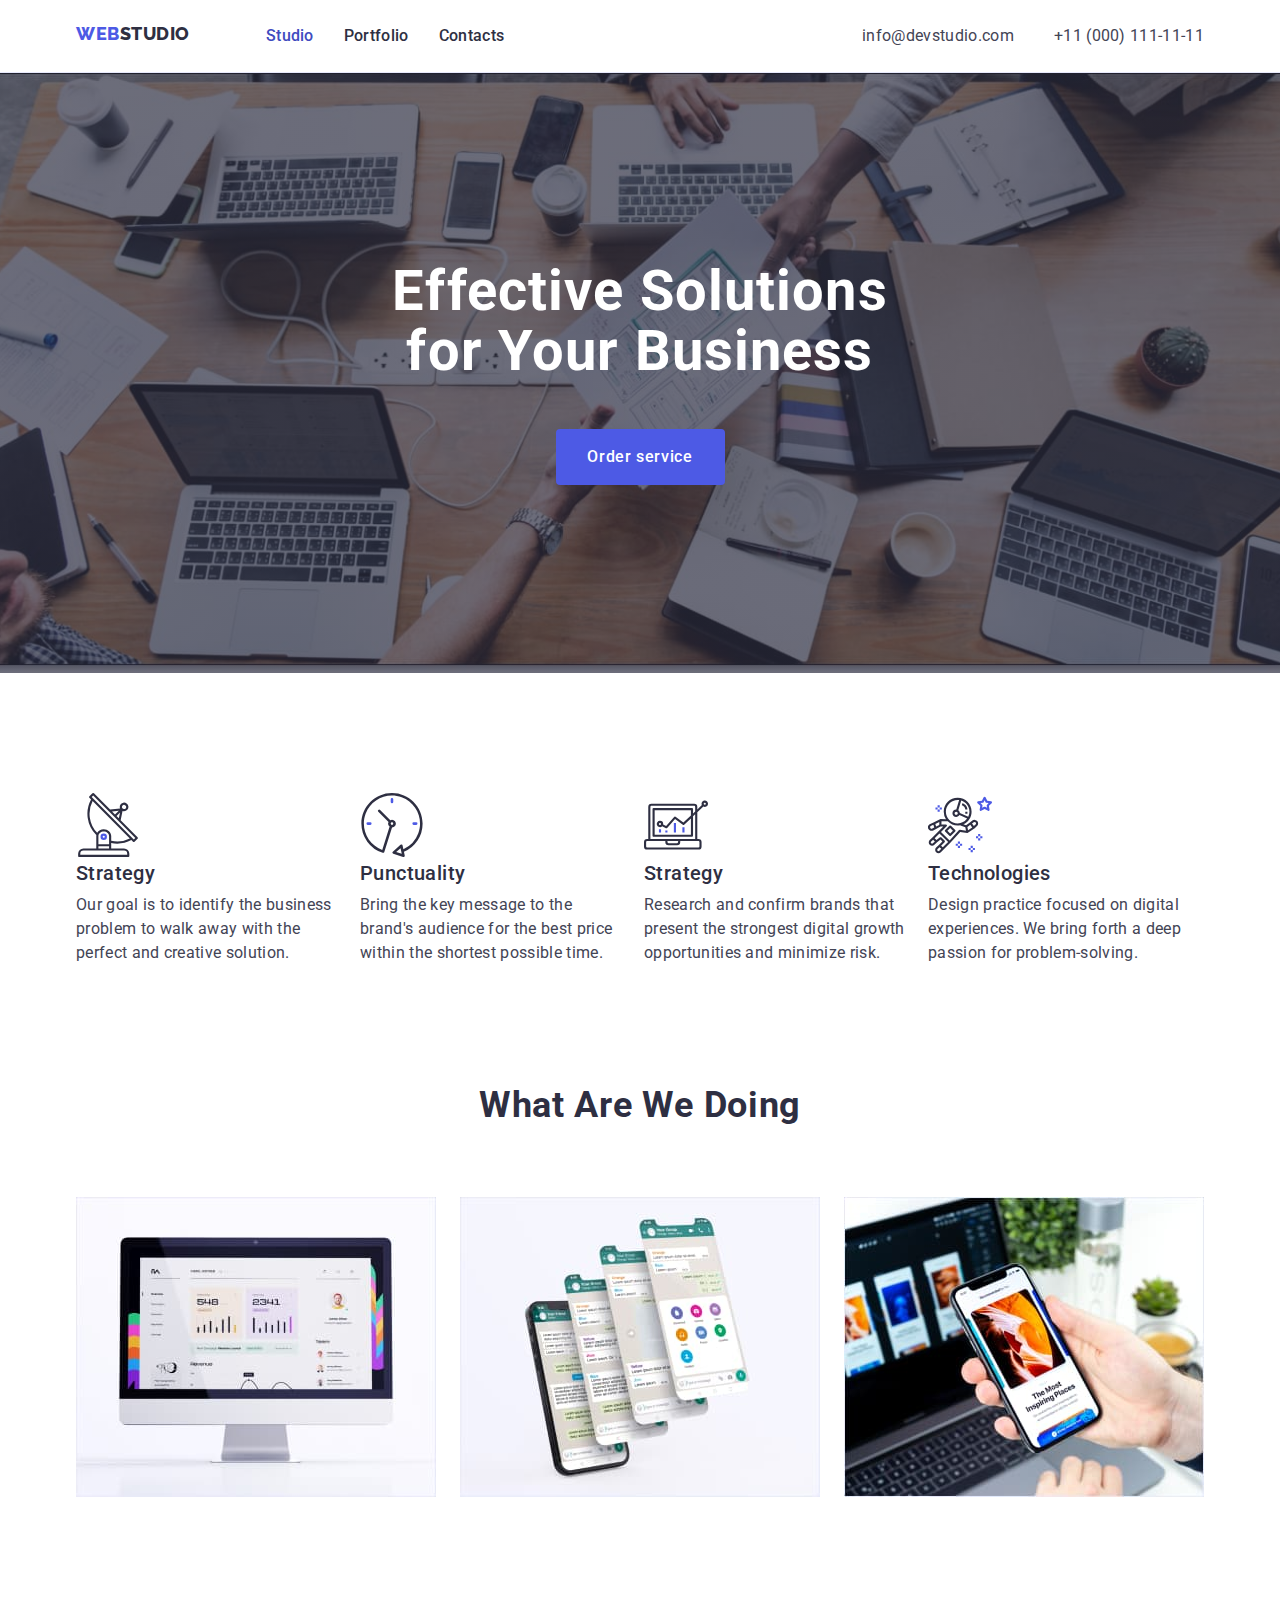
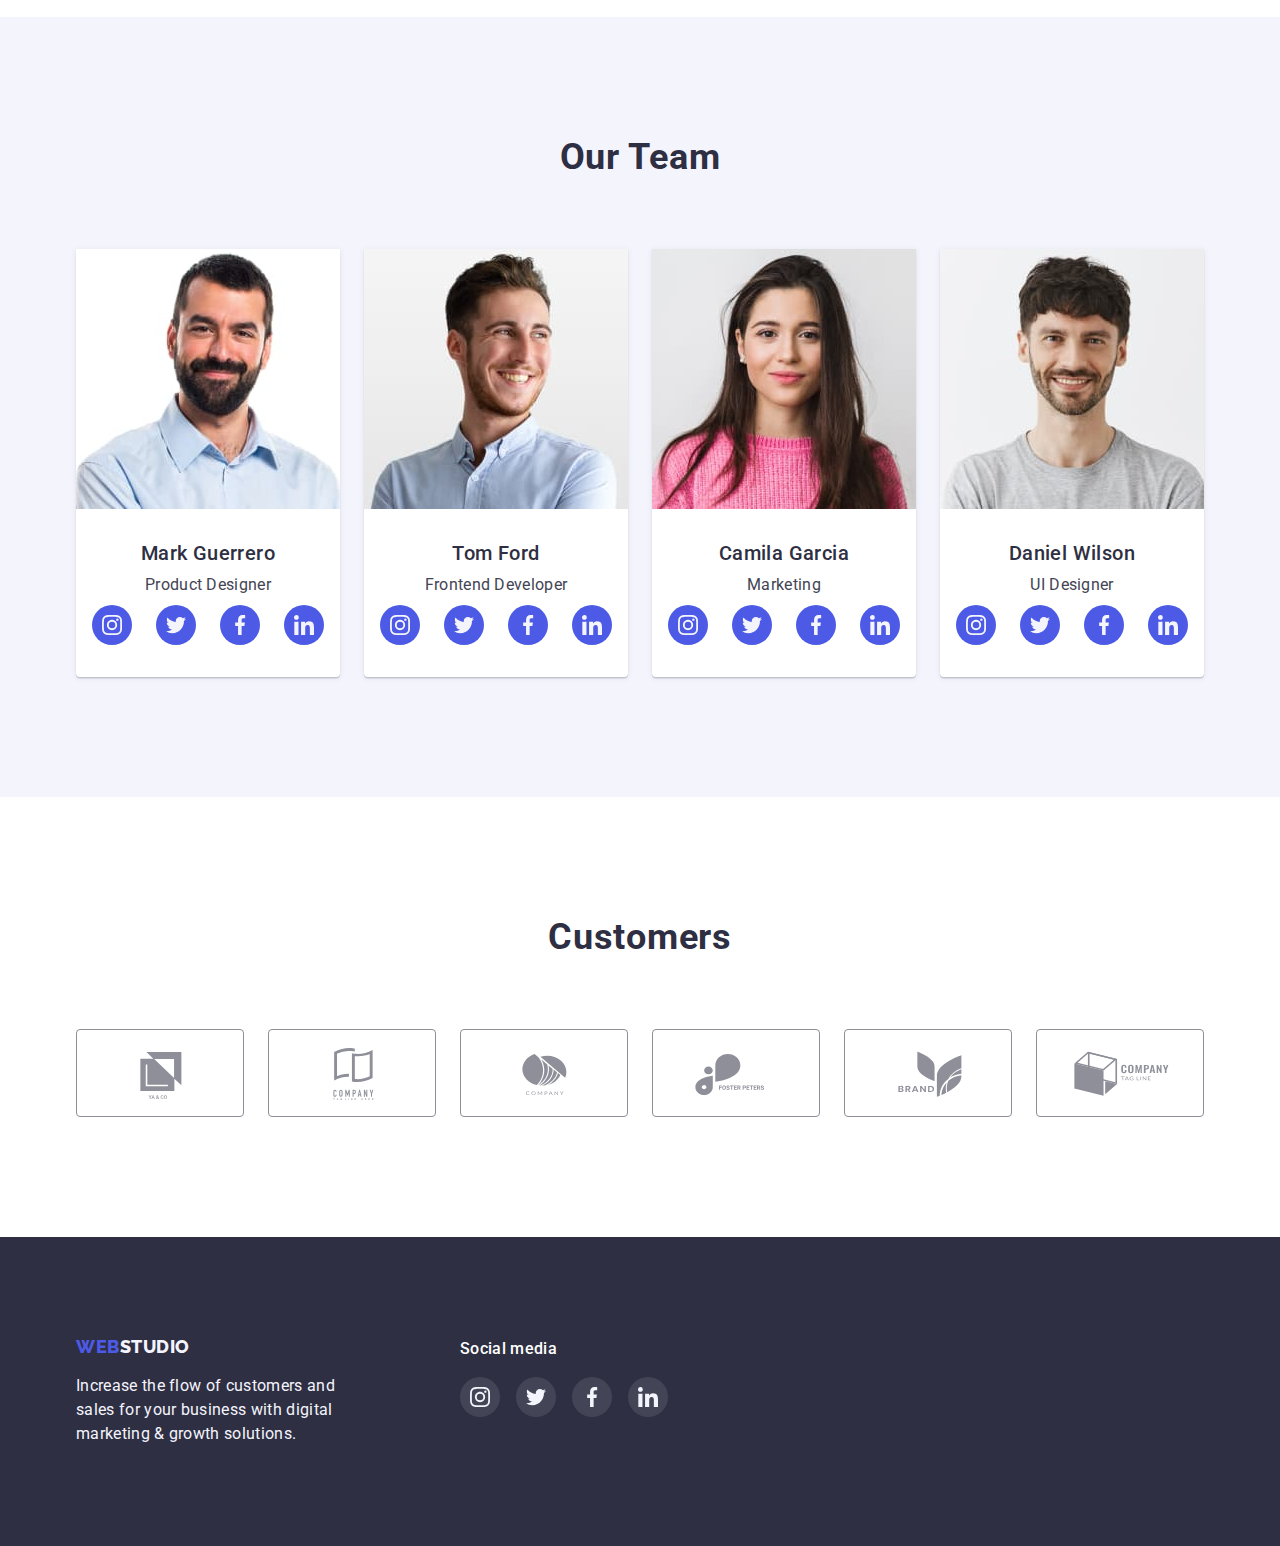
<file: index.html>
<!DOCTYPE html>
<html lang="en">
  <head>
    <meta charset="UTF-8" />
    <meta http-equiv="X-UA-Compatible" content="IE=edge" />
    <meta name="viewport" content="width=device-width, initial-scale=1.0" />
    <title>Document</title>
    <link rel="preconnect" href="https://fonts.googleapis.com" />
    <link rel="preconnect" href="https://fonts.gstatic.com" crossorigin />
    <link
      href="https://fonts.googleapis.com/css2?family=Raleway:wght@800&family=Roboto:wght@400;500;700;900&display=swap"
      rel="stylesheet"
    />
    <link
      rel="stylesheet"
      href="https://cdnjs.cloudflare.com/ajax/libs/modern-normalize/1.1.0/modern-normalize.min.css"
    />
    <link rel="stylesheet" href="./css/styles.css" />
  </head>
  <body>
    <header class="header">
      <div class="container header-container">
        <nav class="nav-header">
          <a class="web" href="./index.html"
            >Web<span class="studio">Studio</span></a
          >
          <ul class="header-menu list">
            <li class="header-menu-item">
              <a class="header-menu-link active" href="./index.html">Studio</a>
            </li>
            <li class="header-menu-item">
              <a class="header-menu-link" href="./portfolio.html">Portfolio</a>
            </li>
            <li class="header-menu-item">
              <a class="header-menu-link" href="#">Contacts</a>
            </li>
          </ul>
        </nav>

        <address class="address">
          <ul class="address-section list">
            <li class="address-item">
              <a class="address-link" href="mailto:info@devstudio.com"
                >info@devstudio.com</a
              >
            </li>
            <li class="address-item">
              <a class="address-link" href="tel:+110001111111"
                >+11 (000) 111-11-11</a
              >
            </li>
          </ul>
        </address>
      </div>
    </header>
    <main>
      <section class="section second-section">
        <div class="container second-container">
          <h1 class="header-main">Effective Solutions for Your Business</h1>
          <button class="button" type="button">Order service</button>
        </div>
      </section>

      <section class="section">
        <div class="container third-section">
          <h2 hidden>Our mission</h2>
          <ul class="third-section-list">
            <li class="third-section-item">
              <svg class="mission-icon" width="64" height="64">
                <use href="./images/icons.svg#icon-antenna"></use>
              </svg>
              <h3 class="mission">Strategy</h3>
              <p class="mission-p">
                Our goal is to identify the business problem to walk away with
                the perfect and creative solution.
              </p>
            </li>
            <li class="third-section-item">
              <svg class="mission-icon" width="64" height="64">
                <use href="./images/icons.svg#icon-clock"></use>
              </svg>

              <h3 class="mission">Punctuality</h3>
              <p class="mission-p">
                Bring the key message to the brand's audience for the best price
                within the shortest possible time.
              </p>
            </li>
            <li class="third-section-item">
              <svg class="mission-icon" width="64" height="64">
                <use href="./images/icons.svg#icon-diagram"></use>
              </svg>

              <h3 class="mission">Strategy</h3>
              <p class="mission-p">
                Research and confirm brands that present the strongest digital
                growth opportunities and minimize risk.
              </p>
            </li>
            <li class="third-section-item">
              <svg class="mission-icon" width="64" height="64">
                <use href="./images/icons.svg#icon-astronaut"></use>
              </svg>

              <h3 class="mission">Technologies</h3>
              <p class="mission-p">
                Design practice focused on digital experiences. We bring forth a
                deep passion for problem-solving.
              </p>
            </li>
          </ul>
        </div>
      </section>
      <section class="section fourth-section">
        <div class="container container-fourth">
          <h2 class="header2">What Are We Doing</h2>
          <ul class="fourth-list">
            <li class="fourth-item">
              <img
                width="360"
                height="300"
                src="./images/img1.jpg"
                alt="computer with statistics"
              />
            </li>
            <li class="fourth-item">
              <img
                width="360"
                height="300"
                src="./images/img2.jpg"
                alt="phone"
              />
            </li>
            <li class="fourth-item">
              <img
                width="360"
                height="300"
                src="./images/img3.jpg"
                alt="phone on the hand"
              />
            </li>
          </ul>
        </div>
      </section>

      <section class="section section-fifth">
        <div class="container container-fifth">
          <h2 class="header2">Our Team</h2>
          <ul class="fifth-list">
            <li class="fifth-item">
              <img
                width="264"
                height="260"
                src="./images/imgmen1.jpg"
                alt="Mark Guerrero"
              />
              <div class="container-for-names">
                <h3 class="names">Mark Guerrero</h3>
                <p class="names-p">Product Designer</p>
                <ul class="social-list">
                  <li class="social-item">
                    <a href="" class="social-link">
                      <svg class="social-icon" width="20" height="20">
                        <use href="./images/icons.svg#icon-instagram"></use>
                      </svg>
                    </a>
                  </li>
                  <li class="social-item">
                    <a href="" class="social-link">
                      <svg class="social-icon" width="20" height="20">
                        <use href="./images/icons.svg#icon-twitter"></use>
                      </svg>
                    </a>
                  </li>
                  <li class="social-item">
                    <a href="" class="social-link">
                      <svg class="social-icon" width="20" height="20">
                        <use href="./images/icons.svg#icon-facebook"></use>
                      </svg>
                    </a>
                  </li>
                  <li class="social-item">
                    <a href="" class="social-link">
                      <svg class="social-icon" width="20" height="20">
                        <use href="./images/icons.svg#icon-linkedin"></use>
                      </svg>
                    </a>
                  </li>
                </ul>
              </div>
            </li>
            <li class="fifth-item">
              <img
                width="264"
                height="260"
                src="./images/imgmen2.jpg"
                alt="Tom Ford"
              />
              <div class="container-for-names">
                <h3 class="names">Tom Ford</h3>
                <p class="names-p">Frontend Developer</p>
                <ul class="social-list">
                  <li class="social-item">
                    <a href="" class="social-link">
                      <svg class="social-icon" width="20" height="20">
                        <use href="./images/icons.svg#icon-instagram"></use>
                      </svg>
                    </a>
                  </li>
                  <li class="social-item">
                    <a href="" class="social-link">
                      <svg class="social-icon" width="20" height="20">
                        <use href="./images/icons.svg#icon-twitter"></use>
                      </svg>
                    </a>
                  </li>
                  <li class="social-item">
                    <a href="" class="social-link">
                      <svg class="social-icon" width="20" height="20">
                        <use href="./images/icons.svg#icon-facebook"></use>
                      </svg>
                    </a>
                  </li>
                  <li class="social-item">
                    <a href="" class="social-link">
                      <svg class="social-icon" width="20" height="20">
                        <use href="./images/icons.svg#icon-linkedin"></use>
                      </svg>
                    </a>
                  </li>
                </ul>
              </div>
            </li>
            <li class="fifth-item">
              <img
                width="264"
                height="260"
                src="./images/imgmen3.jpg"
                alt="amila Garcia"
              />
              <div class="container-for-names">
                <h3 class="names">Camila Garcia</h3>
                <p class="names-p">Marketing</p>
                <ul class="social-list">
                  <li class="social-item">
                    <a href="" class="social-link">
                      <svg class="social-icon" width="20" height="20">
                        <use href="./images/icons.svg#icon-instagram"></use>
                      </svg>
                    </a>
                  </li>
                  <li class="social-item">
                    <a href="" class="social-link">
                      <svg class="social-icon" width="20" height="20">
                        <use href="./images/icons.svg#icon-twitter"></use>
                      </svg>
                    </a>
                  </li>
                  <li class="social-item">
                    <a href="" class="social-link">
                      <svg class="social-icon" width="20" height="20">
                        <use href="./images/icons.svg#icon-facebook"></use>
                      </svg>
                    </a>
                  </li>
                  <li class="social-item">
                    <a href="" class="social-link">
                      <svg class="social-icon" width="20" height="20">
                        <use href="./images/icons.svg#icon-linkedin"></use>
                      </svg>
                    </a>
                  </li>
                </ul>
              </div>
            </li>
            <li class="fifth-item">
              <img
                width="264"
                height="260"
                src="./images/imgmen4.jpg"
                alt="Daniel Wilson"
              />
              <div class="container-for-names">
                <h3 class="names">Daniel Wilson</h3>
                <p class="names-p">UI Designer</p>
                <ul class="social-list">
                  <li class="social-item">
                    <a href="" class="social-link">
                      <svg class="social-icon" width="20" height="20">
                        <use href="./images/icons.svg#icon-instagram"></use>
                      </svg>
                    </a>
                  </li>
                  <li class="social-item">
                    <a href="" class="social-link">
                      <svg class="social-icon" width="20" height="20">
                        <use href="./images/icons.svg#icon-twitter"></use>
                      </svg>
                    </a>
                  </li>
                  <li class="social-item">
                    <a href="" class="social-link">
                      <svg class="social-icon" width="20" height="20">
                        <use href="./images/icons.svg#icon-facebook"></use>
                      </svg>
                    </a>
                  </li>
                  <li class="social-item">
                    <a href="" class="social-link">
                      <svg class="social-icon" width="20" height="20">
                        <use href="./images/icons.svg#icon-linkedin"></use>
                      </svg>
                    </a>
                  </li>
                </ul>
              </div>
            </li>
          </ul>
        </div>
      </section>
      <section class="section">
        <div class="container">
          <h2 class="header2">Customers</h2>
          <ul class="customers-list">
            <li class="customers-item">
              <a href="" class="customers-link">
                <svg class="customers-icon" width="104" height="56">
                  <use href="./images/icons.svg#icon-logo1"></use>
                </svg>
              </a>
            </li>
            <li class="customers-item">
              <a href="" class="customers-link">
                <svg class="customers-icon" width="104" height="56">
                  <use href="./images/icons.svg#icon-logo2"></use>
                </svg>
              </a>
            </li>
            <li class="customers-item">
              <a href="" class="customers-link">
                <svg class="customers-icon" width="104" height="56">
                  <use href="./images/icons.svg#icon-logo3"></use>
                </svg>
              </a>
            </li>
            <li class="customers-item">
              <a href="" class="customers-link">
                <svg class="customers-icon" width="104" height="56">
                  <use href="./images/icons.svg#icon-logo4"></use>
                </svg>
              </a>
            </li>
            <li class="customers-item">
              <a href="" class="customers-link">
                <svg class="customers-icon" width="104" height="56">
                  <use href="./images/icons.svg#icon-logo5"></use>
                </svg>
              </a>
            </li>
            <li class="customers-item">
              <a href="" class="customers-link">
                <svg class="customers-icon" width="104" height="56">
                  <use href="./images/icons.svg#icon-logo6"></use>
                </svg>
              </a>
            </li>
          </ul>
        </div>
      </section>
    </main>
    <footer class="footer">
      <div class="container footer-container">
        <div class="footer1">
          <a class="web-2" href="./index.html"
            >Web<span class="studio-2">Studio</span></a
          >
          <p class="footer-p">
            Increase the flow of customers and sales for your business with
            digital marketing & growth solutions.
          </p>
        </div>
        <div class="footer2">
          <p class="social-p">Social media</p>
          <ul class="footer-list">
            <li class="footer-item">
              <a href="" class="footer-link">
                <svg class="social-icon" width="20" height="20">
                  <use href="./images/icons.svg#icon-instagram"></use>
                </svg>
              </a>
            </li>
            <li class="footer-item">
              <a href="" class="footer-link">
                <svg class="footer-icon" width="20" height="20">
                  <use href="./images/icons.svg#icon-twitter"></use>
                </svg>
              </a>
            </li>
            <li class="footer-item">
              <a href="" class="footer-link">
                <svg class="footer-icon" width="20" height="20">
                  <use href="./images/icons.svg#icon-facebook"></use>
                </svg>
              </a>
            </li>
            <li class="footer-item">
              <a href="" class="footer-link">
                <svg class="footer-icon" width="20" height="20">
                  <use href="./images/icons.svg#icon-linkedin"></use>
                </svg>
              </a>
            </li>
          </ul>
        </div>
      </div>
    </footer>
  </body>
</html>
</file>
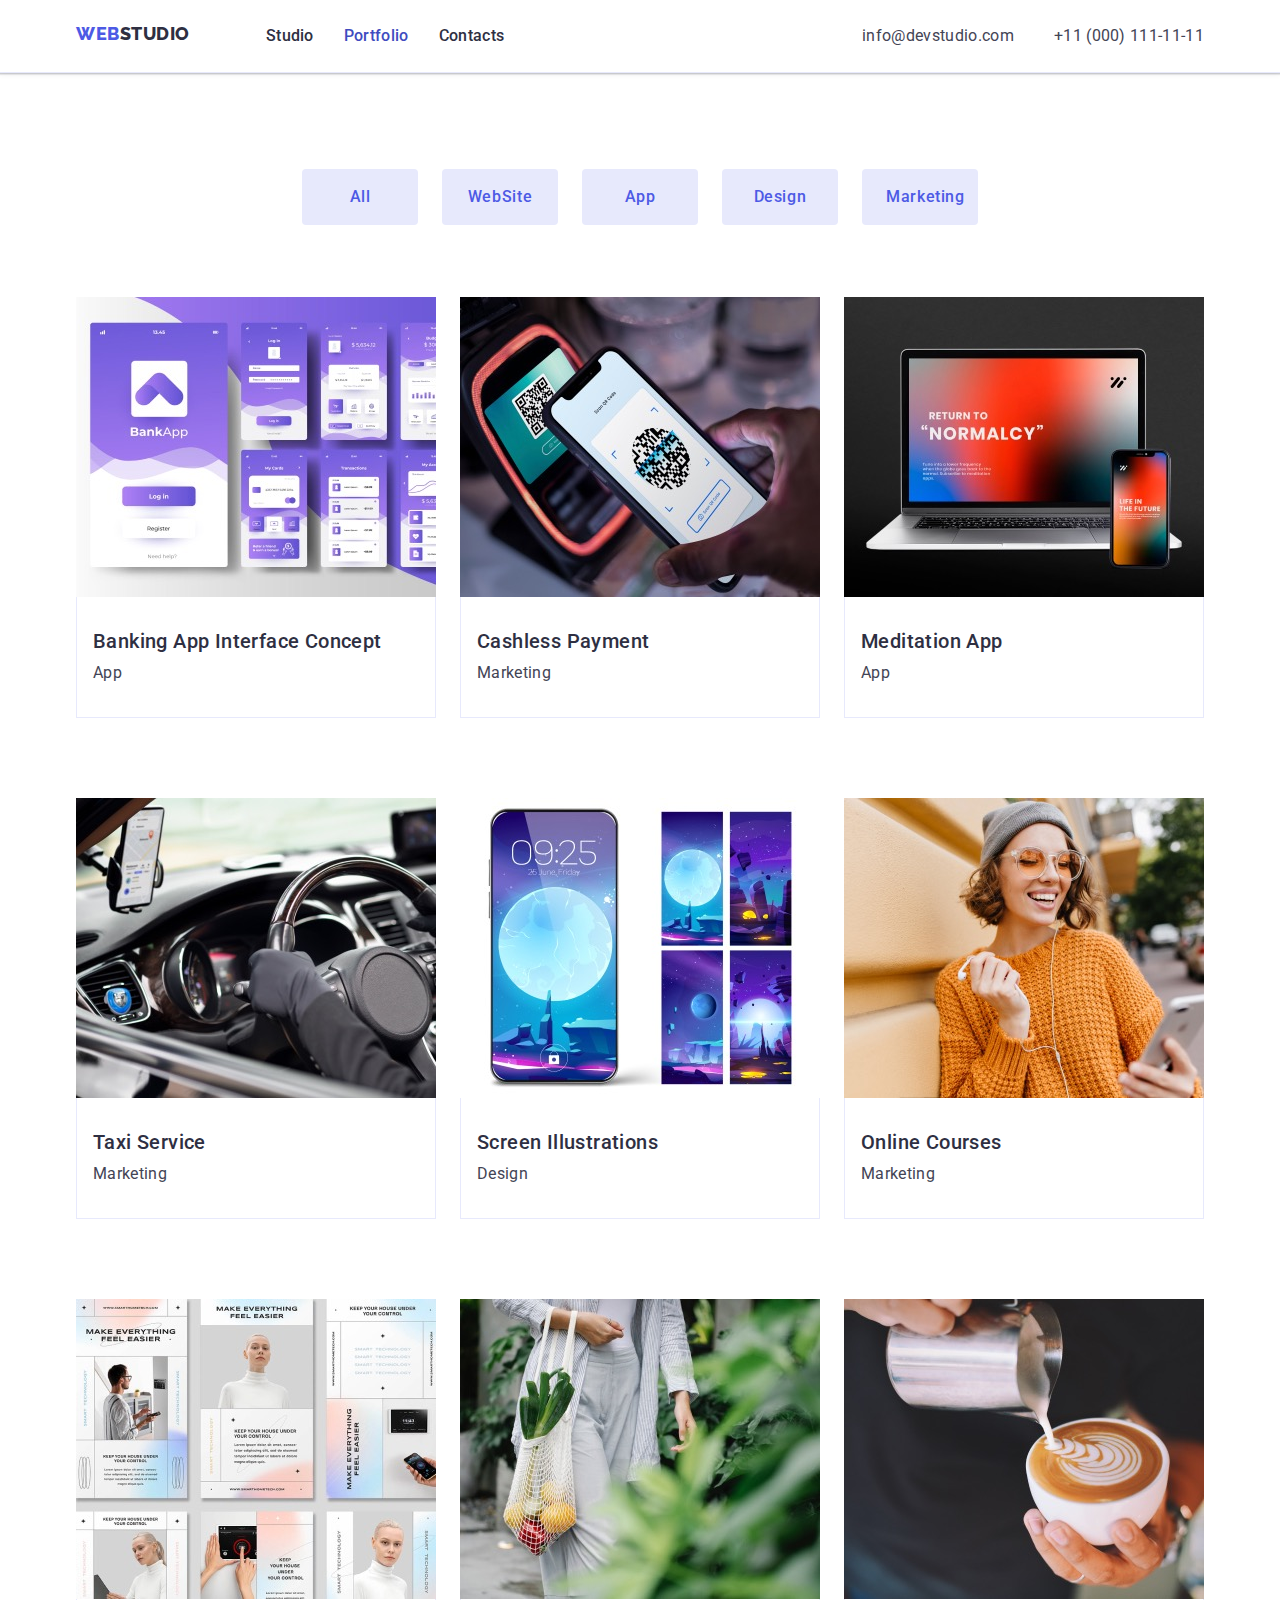
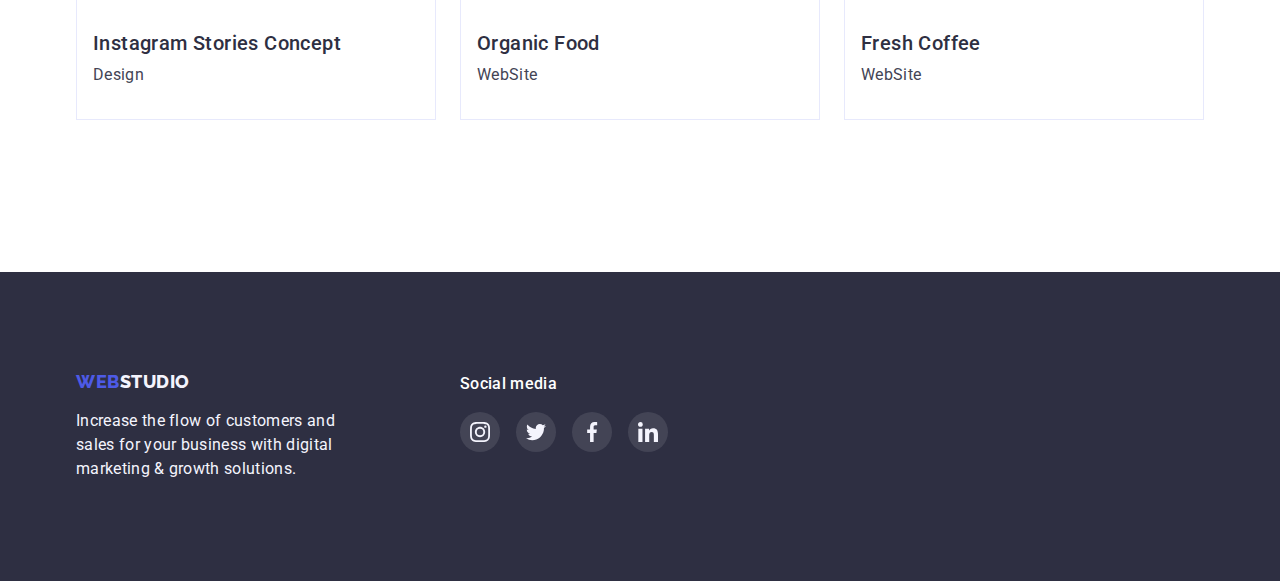
<file: portfolio.html>
<!DOCTYPE html>
<html lang="en">
  <head>
    <meta charset="UTF-8" />
    <meta http-equiv="X-UA-Compatible" content="IE=edge" />
    <meta name="viewport" content="width=device-width, initial-scale=1.0" />
    <title>Document</title>
    <link rel="preconnect" href="https://fonts.googleapis.com" />
    <link rel="preconnect" href="https://fonts.gstatic.com" crossorigin />
    <link
      href="https://fonts.googleapis.com/css2?family=Raleway:wght@800&family=Roboto:wght@400;500;700;900&display=swap"
      rel="stylesheet"
    />
    <link
      rel="stylesheet"
      href="https://cdnjs.cloudflare.com/ajax/libs/modern-normalize/1.1.0/modern-normalize.min.css"
    />
    <link rel="stylesheet" href="./css/styles.css" />
  </head>
  <body>
    <header class="header">
      <div class="container header-container">
        <nav class="nav-header">
          <a class="web" href="./index.html"
            >Web<span class="studio">Studio</span></a
          >
          <ul class="header-menu list">
            <li class="header-menu-item">
              <a class="header-menu-link" href="./index.html">Studio</a>
            </li>
            <li class="header-menu-item">
              <a class="header-menu-link active" href="./portfolio.html"
                >Portfolio</a
              >
            </li>
            <li class="header-menu-item">
              <a class="header-menu-link" href="#">Contacts</a>
            </li>
          </ul>
        </nav>

        <address class="address">
          <ul class="address-section list">
            <li class="address-item">
              <a class="address-link" href="mailto:info@devstudio.com"
                >info@devstudio.com</a
              >
            </li>
            <li class="address-item">
              <a class="address-link" href="tel:+110001111111"
                >+11 (000) 111-11-11</a
              >
            </li>
          </ul>
        </address>
      </div>
    </header>
    <main>
      <section class="portfolio-section">
        <div class="container buttons-container">
          <ul class="buttons-list">
            <li class="buttons-item">
              <button class="button-2" type="button">All</button>
            </li>
            <li class="buttons-item">
              <button class="button-2" type="button">WebSite</button>
            </li>
            <li class="buttons-item">
              <button class="button-2" type="button">App</button>
            </li>
            <li class="buttons-item">
              <button class="button-2" type="button">Design</button>
            </li>
            <li class="buttons-item">
              <button class="button-2" type="button">Marketing</button>
            </li>
          </ul>
          <ul class="line-1">
            <li class="line-1-item">
              <a href="#" class="portfolio-link">
                <img
                  src=".//images/img.1.jpg"
                  alt="Banking App Interface Concept"
                  width="360"
                  height="300"
                />
                <div class="apps-container">
                  <h3 class="apps">Banking App Interface Concept</h3>
                  <p class="apps-p">App</p>
                </div>
              </a>
            </li>
            <li class="line-1-item">
              <a href="#" class="portfolio-link">
                <img
                  src=".//images/img.2.jpg"
                  alt="Cashless Payment"
                  width="360"
                  height="300"
                />
                <div class="apps-container">
                  <h3 class="apps">Cashless Payment</h3>
                  <p class="apps-p">Marketing</p>
                </div>
              </a>
            </li>
            <li class="line-1-item">
              <a href="#" class="portfolio-link">
                <img
                  src="./images/img.3.jpg"
                  alt="Meditation App"
                  width="360"
                  height="300"
                />
                <div class="apps-container">
                  <h3 class="apps">Meditation App</h3>
                  <p class="apps-p">App</p>
                </div>
              </a>
            </li>
            <li class="line-1-item">
              <a href="#" class="portfolio-link">
                <img
                  src=".//images/img.4.jpg"
                  alt="Taxi Service"
                  width="360"
                  height="300"
                />
                <div class="apps-container">
                  <h3 class="apps">Taxi Service</h3>
                  <p class="apps-p">Marketing</p>
                </div>
              </a>
            </li>
            <li class="line-1-item">
              <a href="#" class="portfolio-link">
                <img
                  src=".//images/img.5.jpg"
                  alt="Screen Illustrations"
                  width="360"
                  height="300"
                />
                <div class="apps-container">
                  <h3 class="apps">Screen Illustrations</h3>
                  <p class="apps-p">Design</p>
                </div>
              </a>
            </li>
            <li class="line-1-item">
              <a href="#" class="portfolio-link">
                <img
                  src=".//images/img.6.jpg"
                  alt="Online Courses"
                  width="360"
                  height="300"
                />
                <div class="apps-container">
                  <h3 class="apps">Online Courses</h3>
                  <p class="apps-p">Marketing</p>
                </div>
              </a>
            </li>
            <li class="line-1-item">
              <a href="#" class="portfolio-link">
                <img
                  src=".//images/img.7.jpg"
                  alt="Instagram Stories Concept"
                  width="360"
                  height="300"
                />
                <div class="apps-container">
                  <h3 class="apps">Instagram Stories Concept</h3>
                  <p class="apps-p">Design</p>
                </div>
              </a>
            </li>
            <li class="line-1-item">
              <a href="#" class="portfolio-link">
                <img
                  src=".//images/img.8.jpg"
                  alt="Organic Food"
                  width="360"
                  height="300"
                />
                <div class="apps-container">
                  <h3 class="apps">Organic Food</h3>
                  <p class="apps-p">WebSite</p>
                </div>
              </a>
            </li>
            <li class="line-1-item">
              <a href="#" class="portfolio-link">
                <img
                  src=".//images/img.9.jpg"
                  alt="Fresh Coffee"
                  width="360"
                  height="300"
                />
                <div class="apps-container">
                  <h3 class="apps">Fresh Coffee</h3>
                  <p class="apps-p">WebSite</p>
                </div>
              </a>
            </li>
          </ul>
        </div>
      </section>
    </main>
    <footer class="footer">
      <div class="container footer-container">
        <div class="footer1">
          <a class="web-2" href="./index.html"
            >Web<span class="studio-2">Studio</span></a
          >
          <p class="footer-p">
            Increase the flow of customers and sales for your business with
            digital marketing & growth solutions.
          </p>
        </div>
        <div class="footer2">
          <p class="social-p">Social media</p>
          <ul class="footer-list">
            <li class="footer-item">
              <a href="" class="footer-link">
                <svg class="social-icon" width="20" height="20">
                  <use href="./images/icons.svg#icon-instagram"></use>
                </svg>
              </a>
            </li>
            <li class="footer-item">
              <a href="" class="footer-link">
                <svg class="footer-icon" width="20" height="20">
                  <use href="./images/icons.svg#icon-twitter"></use>
                </svg>
              </a>
            </li>
            <li class="footer-item">
              <a href="" class="footer-link">
                <svg class="footer-icon" width="20" height="20">
                  <use href="./images/icons.svg#icon-facebook"></use>
                </svg>
              </a>
            </li>
            <li class="footer-item">
              <a href="" class="footer-link">
                <svg class="footer-icon" width="20" height="20">
                  <use href="./images/icons.svg#icon-linkedin"></use>
                </svg>
              </a>
            </li>
          </ul>
        </div>
      </div>
    </footer>
  </body>
</html>
</file>
<file: css/styles.css>
:root {
        --color-iris: #4d5ae5;
        --color-ocean: #404bbf;
        --color-navy-blue: #2e2f42;
        --color-green: #31d0aa;
        --color-slate: #434455;
        --color-light-slate: #8e8f99;
        --color-cornflower: #e7e9fc;
        --color-cloud: #f4f4fd;
        --color-navy-blue-modal: #2e2f42;
        --color-grey: #2e2f42;
        --color-white: #ffffff;
        --color-dairy: #fcfcfc;
}

body {
    background-color: var(--color-white);
    font-family: 'Roboto', sans-serif;
    color: var(--color-slate);
}
h1,h2,h3,h4,h5,h6,p,ul {
margin-top: 0px;
margin-bottom: 0px;

}

img {
    display: block;
    max-width: 100%;
    height: auto;
}
li {
    list-style: none;
}

a {
    text-decoration: none;
}

/* Header section */

.header{
    border-bottom: 1px solid var(--color-cornflower);
    box-shadow: 0px 2px 1px rgba(46, 47, 66, 0.08), 0px 1px 1px rgba(46, 47, 66, 0.16), 0px 1px 6px rgba(46, 47, 66, 0.08);

}
.container {
    max-width: 1158px;
    /* border: 2px solid black; */
    margin: 0 auto;
    padding-left: 15px;
    padding-right: 15px;
}
.section {
    padding-top: 120px;
    padding-bottom: 120px;
}
.header-container {
    display: flex;
    justify-content: space-between;
    padding-top: 24px;
    padding-bottom: 24px;

}
.list {
    padding: 0px;
    margin: 0px;
}
.nav-header, 
.header-menu,
.address-section{
    display: flex;
}

.header-menu-item:not(:last-child) {
    margin-right: 30px;
}
    
.web {
    font-family: 'Raleway';
    font-weight: 800;
    font-size: 18px;
    line-height: calc (21 / 18);
    letter-spacing: 0.03em;
    text-transform: uppercase;
    color: var(--color-iris);
    margin-right: 76px;
}

.studio {
    font-family: 'Raleway';
    font-weight: 800;
    font-size: 18px;
    line-height: calc (21 / 18);
    letter-spacing: 0.03em;
    text-transform: uppercase;
    color: var(--color-navy-blue);
}


.header-menu-link {
    color: var(--color-navy-blue);
    font-weight: 500;
    letter-spacing: 0.02em;
    line-height: calc(24 / 16);


}
.active {
    color: var(--color-ocean);
}
.header-menu-link:hover,
.header-menu-link:focus {
        color: var(--color-ocean);
}
.address-item:not(:first-child) {
    margin-left: 40px;
}
.address-link {
    color: var(--color-slate);
    letter-spacing: 0.02em;
    line-height: calc(24 / 16);
    font-style:normal ;
}

.address-link:hover,
.address-link:focus {
color: var(--color-ocean);
}



/* MAIN SECTION  */

.second-section {
    background-color: var(--color-navy-blue);
    padding-top: 188px;
    padding-bottom: 188px;
    background-image: linear-gradient(rgba(46, 47, 66, 0.7),rgba(46, 47, 66, 0.7)), url(../images/people-office.jpg);
    background-repeat: no-repeat;
    background-size: cover;
    max-width: 1440px;
    margin: 0 auto;
    background-position: center;
}
.second-container {
    display: flex;
    align-items: center;
    flex-direction: column;
}
.header-main {
    font-size: 56px;
    line-height: calc(60 / 56);
    letter-spacing: 0.02em;
    color: var(--color-white);
    text-align: center;
    width: 496px;
    margin-bottom: 48px;
}
.button {
    font-weight: 500;
    font-family: 'Roboto';
    background-color: var(--color-iris);
    cursor: pointer;
    letter-spacing: 0.04em;
    color: var(--color-white);
    width: 169px;
    height: 56px;
    line-height: calc(24 / 16);
    border: none;
    border-radius: 4px;
}
.button:hover,
.button:focus {
    background-color: var(--color-ocean);
    color: var(--color-white);
}

/* SECTION 3 */

.third-section {
    display: flex;
}
.third-section-list {
    display: flex;
    padding-left: 0px;
}
.third-section-item {
    width: 264px;
}
.third-section-item:not(:last-child) {
    margin-right: 20px;
}



/* SECTION FOURTH */

.container-fourth {
    display: flex;
    flex-direction: column;
}
.fourth-section {
    padding-top: 0px;
}
.header2 {
    font-size: 36px;
    line-height: calc(40 / 36);
    text-align: center;
    letter-spacing: 0.02em;
    text-transform: capitalize;
    color: var(--color-navy-blue);
    margin-bottom: 72px;
}
.fourth-list {
    display: flex;
    padding-left: 0px;
}
.fourth-item:not(:last-child) {
    margin-right: 24px;
}


/* SECTION FIFTH */

.section-fifth {
    background-color: var(--color-cloud)
}

.fifth-list {
    display: flex;
    padding-left: 0px;
}
.fifth-item:not(:last-child) {
    margin-right: 24px;
}
.fifth-item {
    text-align: center;
    background: white;
    box-shadow: 0px 1px 6px rgba(46, 47, 66, 0.08), 0px 1px 1px rgba(46, 47, 66, 0.16), 0px 2px 1px rgba(46, 47, 66, 0.08);
    border-radius: 0px 0px 4px 4px;
}
.container-for-names {
    padding: 32px 16px;
}
.names {
    font-weight: 500;
    font-size: 20px;
    line-height: calc(24/20);
    letter-spacing: 0.02em;
    color: var(--color-navy-blue);
    margin-bottom: 8px;
}

.names-p {
    font-weight: 400;
    letter-spacing: 0.02em;
    color: var(--color-slate);
    line-height: calc(24 / 16);
}

/* FOOTER */


footer {
    background-color: var(--color-navy-blue);
}
.footer-container {
    padding-top: 100px;
    padding-bottom: 100px;
    display: flex;
    
}
.web-2 {
    font-family: 'Raleway';
    font-weight: 800;
    font-size: 18px;
    line-height: calc (21 / 18);
    letter-spacing: 0.03em;
    text-transform: uppercase;
    color: var(--color-iris);
}
.footer-p {
        letter-spacing: 0.02em;
        color: var(--color-cloud);
        line-height: calc(24 / 16);
        margin-top: 16px;
        width: 264px;
}

.studio-2 {
    font-family: 'Raleway';
    font-weight: 800;
    font-size: 18px;
    color: var(--color-cloud);
}

/* PORTFOLIO */

.portfolio-section{
    padding-top: 96px;
    padding-bottom: 120px;
}

.buttons-list {
    display: flex;
    justify-content: center;
    gap: 24px;
    margin-bottom: 72px; 
    padding-left: 0px;
}

.buttons-item {
    display: flex;
}
.line-1 {
    display: flex;
    flex-wrap: wrap;
    padding-left: 0px;
    justify-content: center;
    gap: 48px 24px;
}
.portfolio-link {
    display: block;
    outline: transparent;
}
.portfolio-link:hover,
.portfolio-link:focus{
    box-shadow: 0px 1px 6px rgba(46, 47, 66, 0.08), 0px 1px 1px rgba(46, 47, 66, 0.16), 0px 2px 1px rgba(46, 47, 66, 0.08);
}

.line-1-item{
    padding-bottom: 32px;
}
.apps-container {
    padding-left: 16px;
    padding-top: 32px;
    padding-bottom: 32px;
    border: 1px solid var(--color-cornflower);
    border-top: none;
}
.button-2 { 
    font-weight: 500;
    font-family: 'Roboto';
    cursor: pointer;
    letter-spacing: 0.04em;
    color: var(--color-iris);
    width: 169px;
    height: 56px;
    line-height: calc(24 / 16);
    background-color: var(--color-cornflower);
    width: 116px;
    border-radius: 4px;
    padding: 12px 24px;
    border: none;
}

.button-2:hover,
.button-2:focus {
    background-color: var(--color-ocean);
    color: var(--color-white);
    box-shadow: 0px 3px 1px rgba(0, 0, 0, 0.1), 0px 2px 1px rgba(0, 0, 0, 0.08), 0px 2px 2px rgba(0, 0, 0, 0.12);
}
.mission,
.apps {
    font-weight: 500;
    font-size: 20px;
    line-height: calc(24 / 20);
    letter-spacing: 0.02em;
    color: var(--color-navy-blue);
    margin-bottom: 8px;
}

.mission-p,
.apps-p {
    letter-spacing: 0.02em;
    color: var(--color-slate);
    line-height: calc(24 / 16);
}

/* SOCIAL ICONS */

.social-list {
    display: flex;
    justify-content: center;
    gap: 24px;
    padding-left: 0px;
    margin-top: 8px;
}
.social-link {
    width: 40px;
    height: 40px;
    background-color: var(--color-iris);
    border-radius: 50%;
    display: flex;
    align-items: center;
    justify-content: center;
}
.social-link:hover,
.social-link:focus{
    background-color: var(--color-ocean);
}
.footer-list{
    display: flex;
    gap: 16px;
    padding-left: 0px;
}
.footer-link{
    width: 40px;
    height: 40px;
    border-radius: 50%;
    display: flex;
    align-items: center;
    justify-content: center;
    background-color: var(--color-slate);
}
.footer-link:hover,
.footer-link:focus{
    background-color: #31d0aa;
}
.social-p{
    letter-spacing: 0.02em;
    color: #FFFFFF;
    line-height: calc(24/16);
    font-weight: 500;
    margin-bottom: 16px;
}
.footer2{
    margin-left: 120px;
}
.mission-link{
    display: flex;
    width: 264px;
    height: 112px;
    background: var(--color-cloud);
    border-radius: 4px;
    justify-content: center;
    align-items: center;
    margin-bottom: 8px;
}
.customers-link {
    display: flex;
    justify-content: center;
    align-items:center ;
    border: 1px solid var(--color-light-slate);
    width: 168px;
    height: 88px;
    border-radius: 4px; 
    outline: transparent;
}
.customers-list {
    display: flex;
    padding-left: 0px;
    gap: 24px;
}
.customers-icon{
    fill: var(--color-light-slate);
}
.customers-link:hover .customers-icon,
.customers-link:focus .customers-icon{
    fill: var(--color-ocean);
    
}
.customers-link:hover,
.customers-link:focus{
    border: 1px solid var(--color-ocean);
}
</file>
